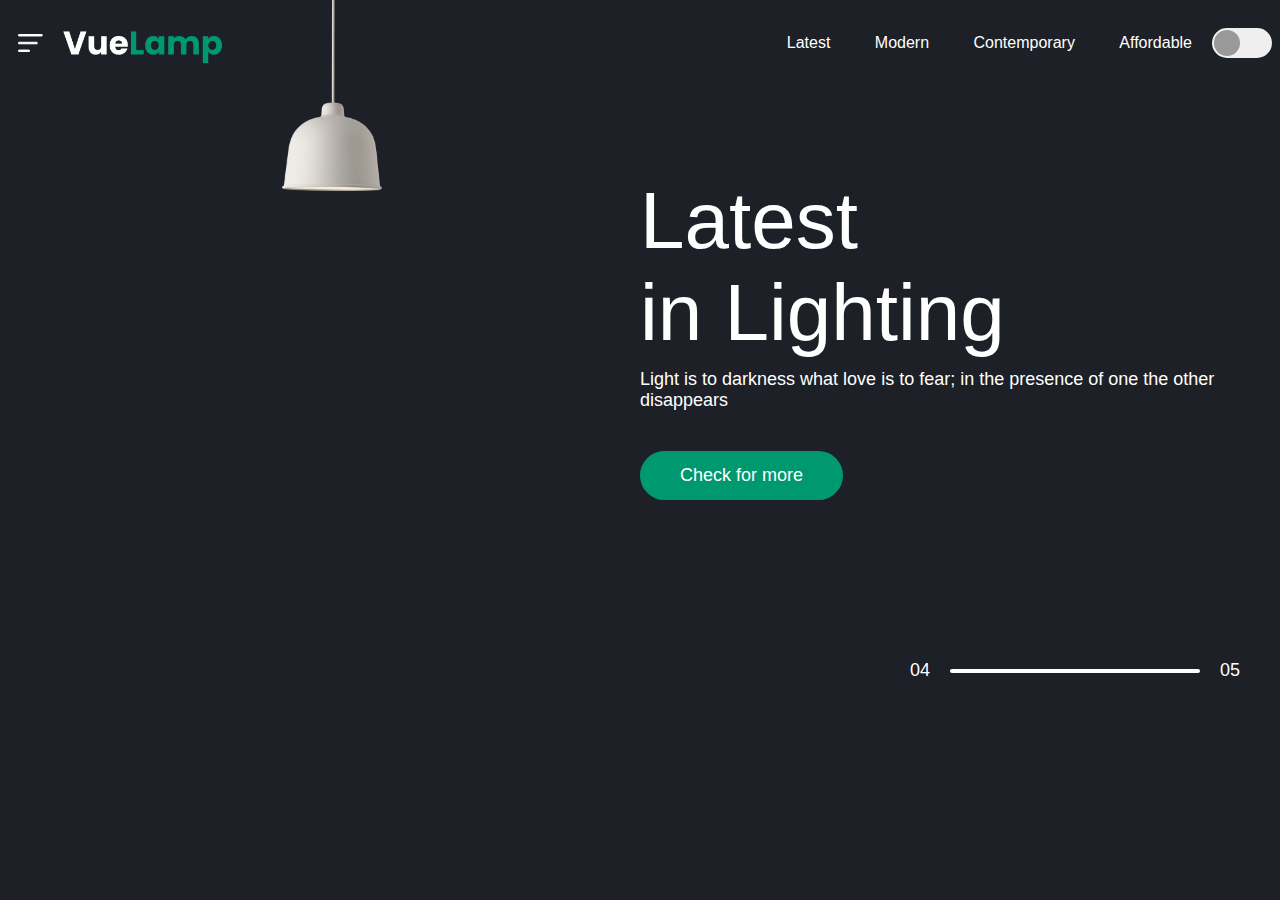
<file: HTML-12P/index.html>
<!DOCTYPE html>
<html lang="en">
<head>
    <meta charset="UTF-8">
    <meta http-equiv="X-UA-Compatible" content="IE=edge">
    <meta name="viewport" content="width=device-width, initial-scale=1.0">
    <link rel="stylesheet" href="style.css">
    <title>Document</title>
</head>
<body>
    <nav class="head">
        <img src="./menu.png" alt="menu" class="menu">
        <img src="./logo.png" alt="logo" class="logo">
        <ul>
            <li><a href="">Latest</a></li>
            <li><a href="">Modern</a></li>
            <li><a href="">Contemporary</a></li>
            <li><a href="">Affordable</a></li>
        </ul>
        <button class="button" onclick="toggleBtn()" id="btn"><span></span></button>
    </nav>


    <div class="left">
        <img src="./lamp.png" class="lamp">
        <img src="./light.png" class="light" id="light">
    </div>

    <div class="right">
        <h1>Latest <br> in Lighting</h1>
        <p>Light is to darkness what love is to fear; in the presence of one the other disappears</p>
        <a href="">Check for more</a>

        <div class="control">
            <p>04</p>
            <div class="line"><span></span></div>
            <p>05</p>
        </div>
    </div>
    <script>
        var btn = document.getElementById("btn");
        var light = document.getElementById("light");
        function toggleBtn(){
            btn.classList.toggle("active");
            light.classList.toggle("on");
        }
    </script>
</body>
</html>
</file>
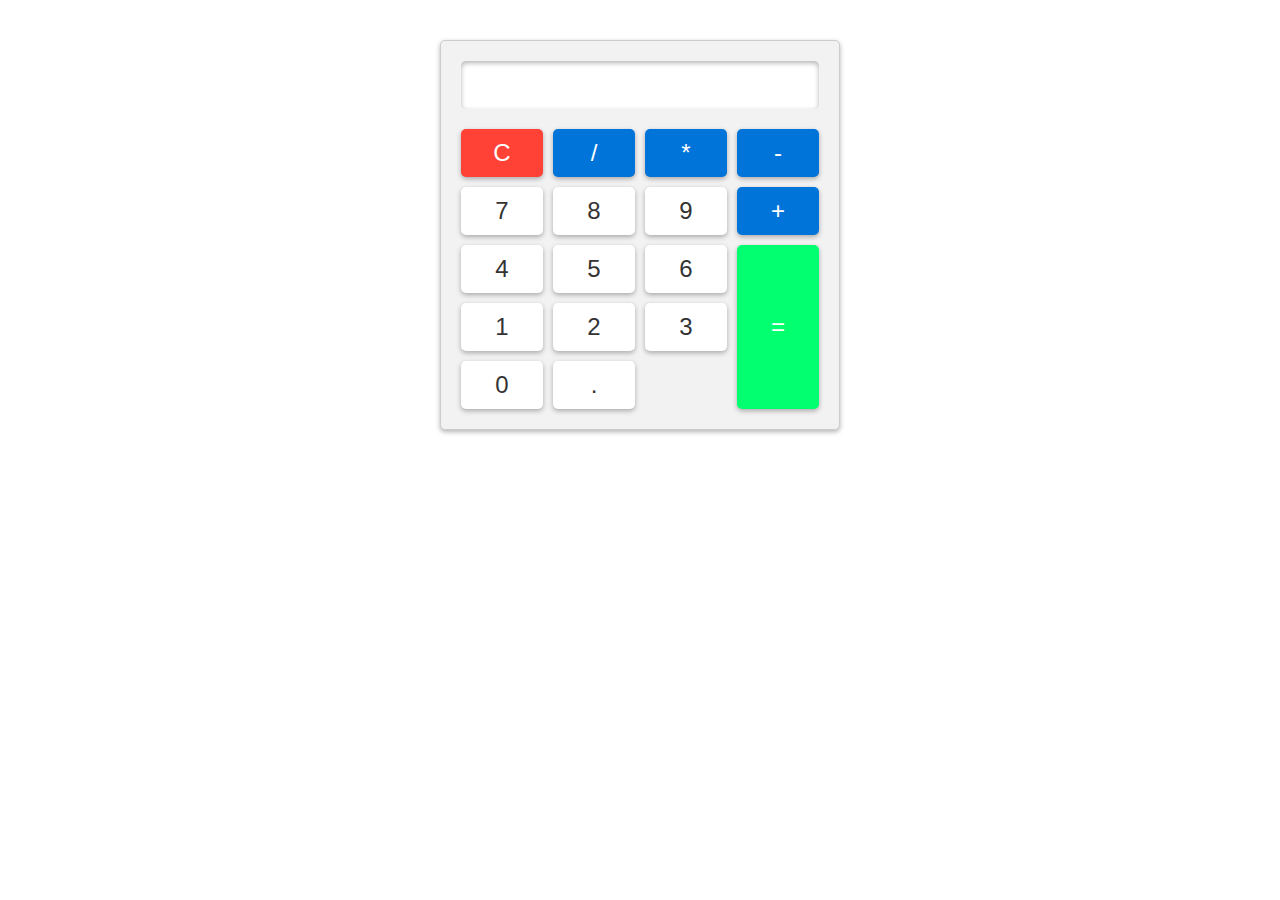
<file: project5/index.html>
<!DOCTYPE html>
<html lang="en">
<head>
    <meta charset="UTF-8">
    <meta http-equiv="X-UA-Compatible" content="IE=edge">
    <meta name="viewport" content="width=device-width, initial-scale=1.0">
    <title>Basic Calculator</title>
    <link rel="stylesheet" href="style.css">
</head>
<body>
    <div class="calculator">
        <input type="text" id="result" readonly>
        <div class="buttons">
            <button class="clear">C</button>
            <button class="operator">/</button>
            <button class="operator">*</button>
            <button class="operator">-</button>
            <button class="number">7</button>
            <button class="number">8</button>
            <button class="number">9</button>
            <button class="operator">+</button>
            <button class="number">4</button>
            <button class="number">5</button>
            <button class="number">6</button>
            <button class="equals">=</button>
            <button class="number">1</button>
            <button class="number">2</button>
            <button class="number">3</button>
            <button class="number">0</button>
            <button class="decimal">.</button>
        </div>
    </div>
    <script src="index.js"></script>
</body>
</html>
</file>
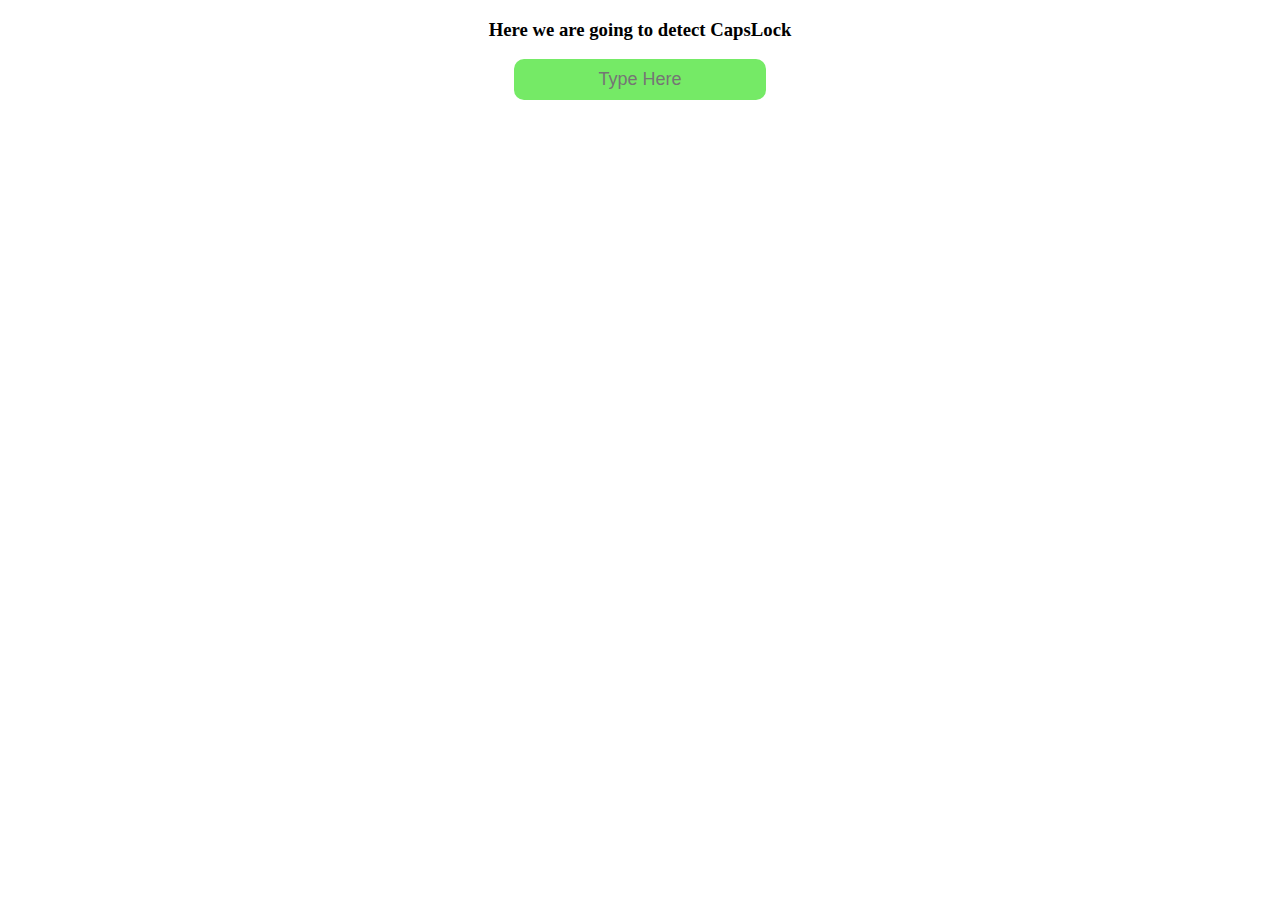
<file: capsLock.html>
<!DOCTYPE html>
<html lang="en">
<head>
    <meta charset="UTF-8">
    <meta http-equiv="X-UA-Compatible" content="IE=edge">
    <meta name="viewport" content="width=device-width, initial-scale=1.0">
    <title>Caps-Lock detector</title>
</head>
<style>
    body{
        text-align: center;
    }
    input{
        padding: 10px;
        font-size: large;
        background-color: rgb(117, 234, 102);
        color: red;
        border: none;
        border-radius: 10px;
        text-align: center;
    }
    input placeholder{
        color: red;
    }
    p{
        text-decoration: underline overline;
        display: none;
    }
</style>
<body>
    <h3>Here we are going to detect CapsLock</h3>
    <input id="input" type="text" placeholder="Type Here">
    <p id="caps">Caps Lock is ON.</p>

    <script>
        var input = document.getElementById("input");
        var caps = document.getElementById("caps");

        input.addEventListener("keyup", function(event){
            if(event.getModifierState("CapsLock")){
                caps.style.display='block';
            }
            else{
                caps.style.display='none'
            }
        })
    </script>
</body>
</html>
</file>
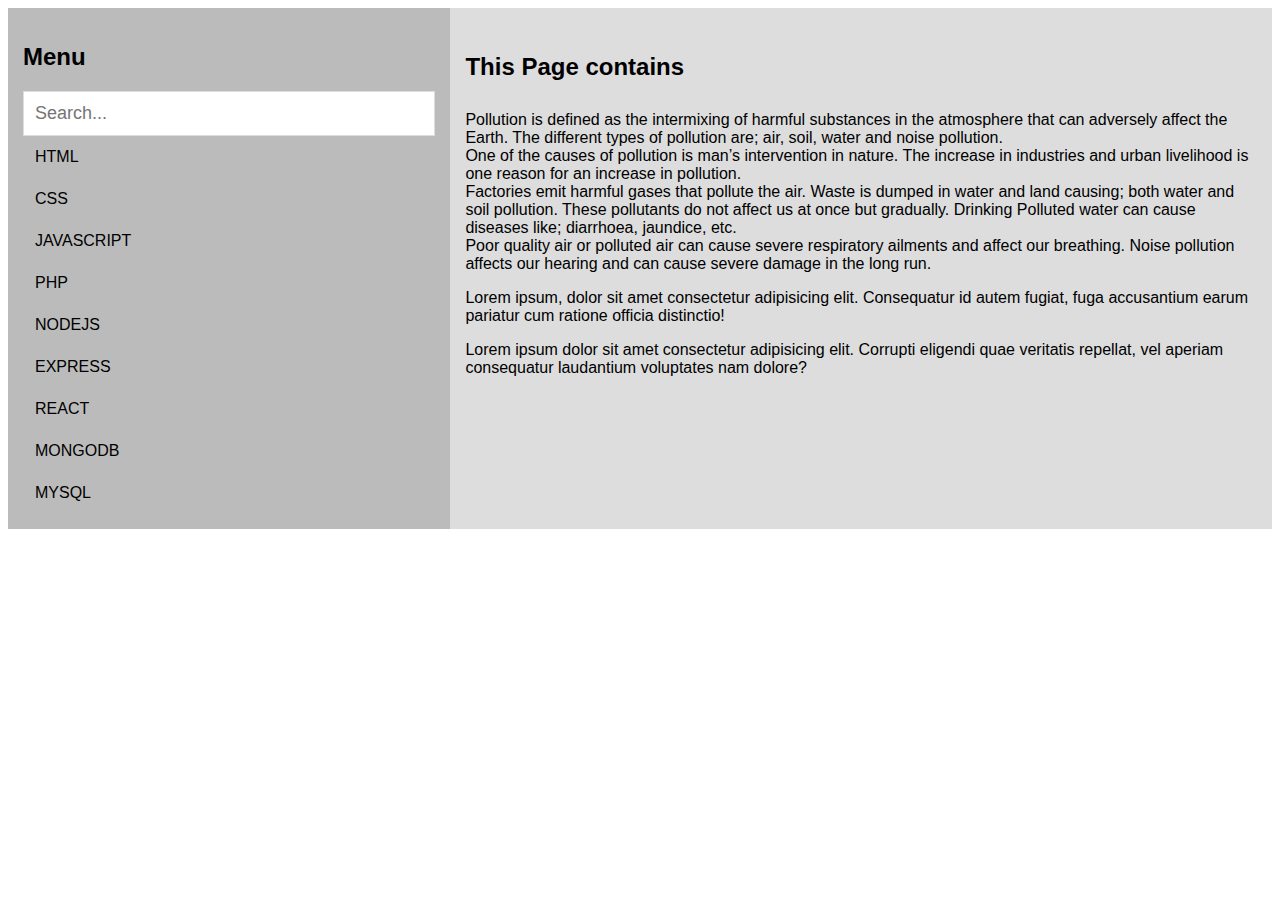
<file: menu.html>
<!DOCTYPE html>
<html lang="en">
<head>
    <meta charset="UTF-8">
    <meta http-equiv="X-UA-Compatible" content="IE=edge">
    <meta name="viewport" content="width=device-width, initial-scale=1.0">
    <title>Search Menu</title>
</head>
<style>
    body {
  font-family: Arial, Helvetica, sans-serif;
}

* {
  box-sizing: border-box;
}
#mySearch{
    width: 100%;
  font-size: 18px;
  padding: 11px;
  border: 1px solid #ddd;
}

.row{
    display: flex;
}
.left{
    flex: 35%;
    padding: 15px;
}
#myMenu{
    list-style: none;
    padding: 0;
    margin: 0;
}
#myMenu li a{
    text-decoration: none;
    padding: 12px;
    display: block;
    color: black;
}
#myMenu li a:hover {
  background-color: #eee;
}
.right{
    flex: 65%;
    padding: 15px;
}
.right h2{
    padding: 10px 0;
}
</style>
<body>
    <div class="row">
        <div class="left"  style="background-color:#bbb;">
            <h2>Menu</h2>
            <input type="text" id="mySearch" onkeyup="myFunction()" placeholder="Search...">
            <ul id="myMenu">
                <li><a href="#">HTML</a></li>
                <li><a href="#">CSS</a></li>
                <li><a href="#">JAVASCRIPT</a></li>
                <li><a href="#">PHP</a></li>
                <li><a href="#">NODEJS</a></li>
                <li><a href="#">EXPRESS</a></li>
                <li><a href="#">REACT</a></li>
                <li><a href="#">MONGODB</a></li>
                <li><a href="#">MYSQL</a></li>
            </ul>
        </div>
        <div class="right" style="background-color:#ddd;">
            <h2>This Page contains</h2>
            <p>Pollution is defined as the intermixing of harmful substances in the atmosphere that can adversely affect the Earth. The different types of pollution are; air, soil, water and noise pollution. <br> One of the causes of pollution is man’s intervention in nature. The increase in industries and urban livelihood is one reason for an increase in pollution. <br> Factories emit harmful gases that pollute the air. Waste is dumped in water and land causing; both water and soil pollution. These pollutants do not affect us at once but gradually. Drinking Polluted water can cause diseases like; diarrhoea, jaundice, etc. <br> Poor quality air or polluted air can cause severe respiratory ailments and affect our breathing. Noise pollution affects our hearing and can cause severe damage in the long run.</p>
            <p>Lorem ipsum, dolor sit amet consectetur adipisicing elit. Consequatur id autem fugiat, fuga accusantium earum pariatur cum ratione officia distinctio!</p>
            <p>Lorem ipsum dolor sit amet consectetur adipisicing elit. Corrupti eligendi quae veritatis repellat, vel aperiam consequatur laudantium voluptates nam dolore?</p>
        </div>
    </div>

    <script>
        function myFunction() {
           var input, filter, ul, li, a, i;
           input = document.getElementById("mySearch");
           filter = input.value.toUpperCase();
           ul = document.getElementById("myMenu");
           li = ul.getElementsByTagName("li");
           for (i = 0; i < li.length; i++) {
            a = li[i].getElementsByTagName("a")[0];
            if (a.innerHTML.toUpperCase().indexOf(filter) > -1) {
               li[i].style.display = "";
            } else {
               li[i].style.display = "none";
            }
          }
    }
    </script>
</body>
</html>
</file>
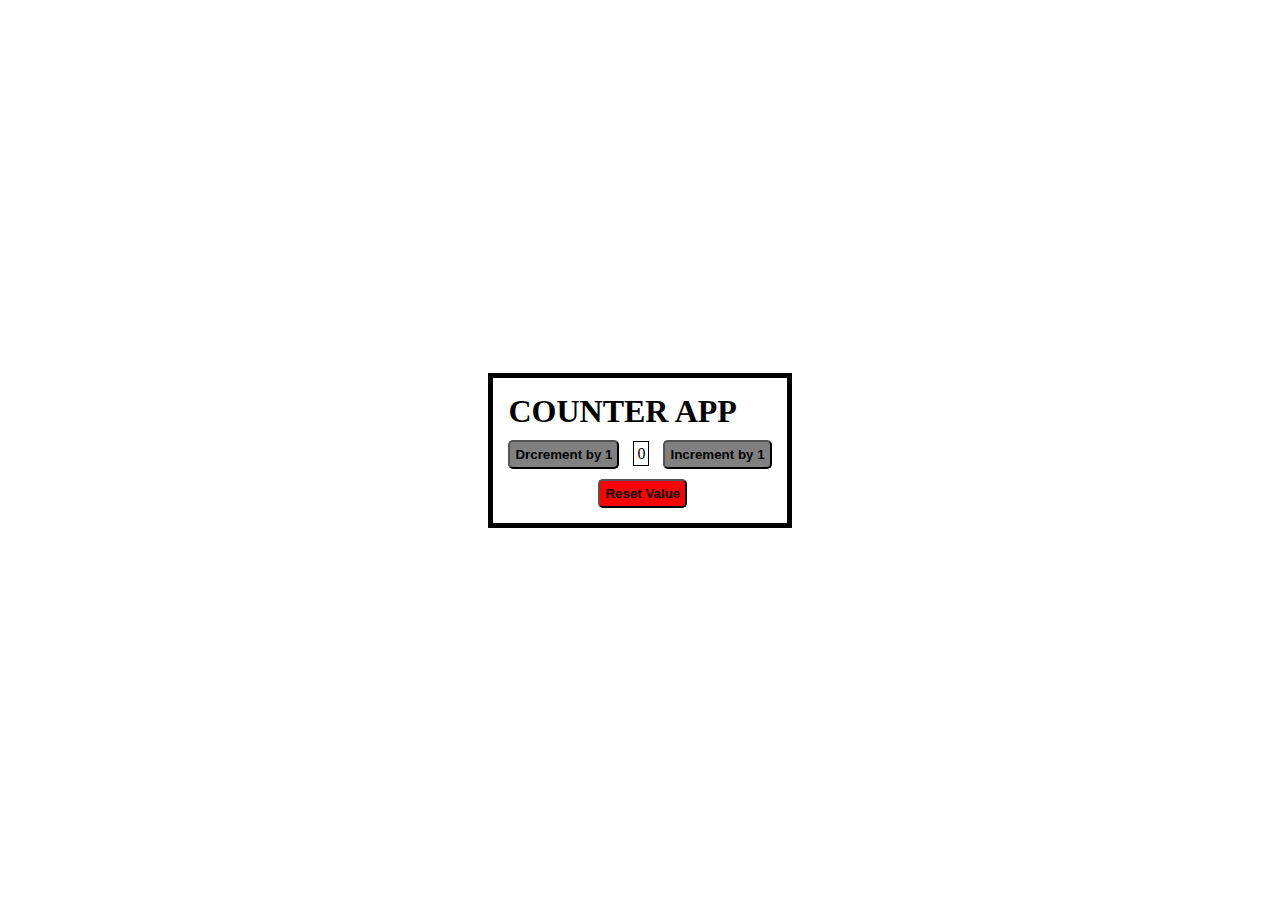
<file: project1/project1.html>
<!DOCTYPE html>
<html lang="en">
<head>
    <meta charset="UTF-8">
    <meta http-equiv="X-UA-Compatible" content="IE=edge">
    <meta name="viewport" content="width=device-width, initial-scale=1.0">
    <title>PROJECT-1</title>
    <link rel="stylesheet" href="style1.css">
</head>
<body>
    <div class="container">
        <h1>COUNTER APP</h1>

        <div>
            <button id="decrementbtn">Drcrement by 1</button>
            <span id="displayValue">0</span>
            <button id="incrementbtn">Increment by 1</button>
        </div>
        <button id="resetbtn">Reset Value</button>
    </div>
    <script src="style1.js"></script>
</body>
</html>
</file>
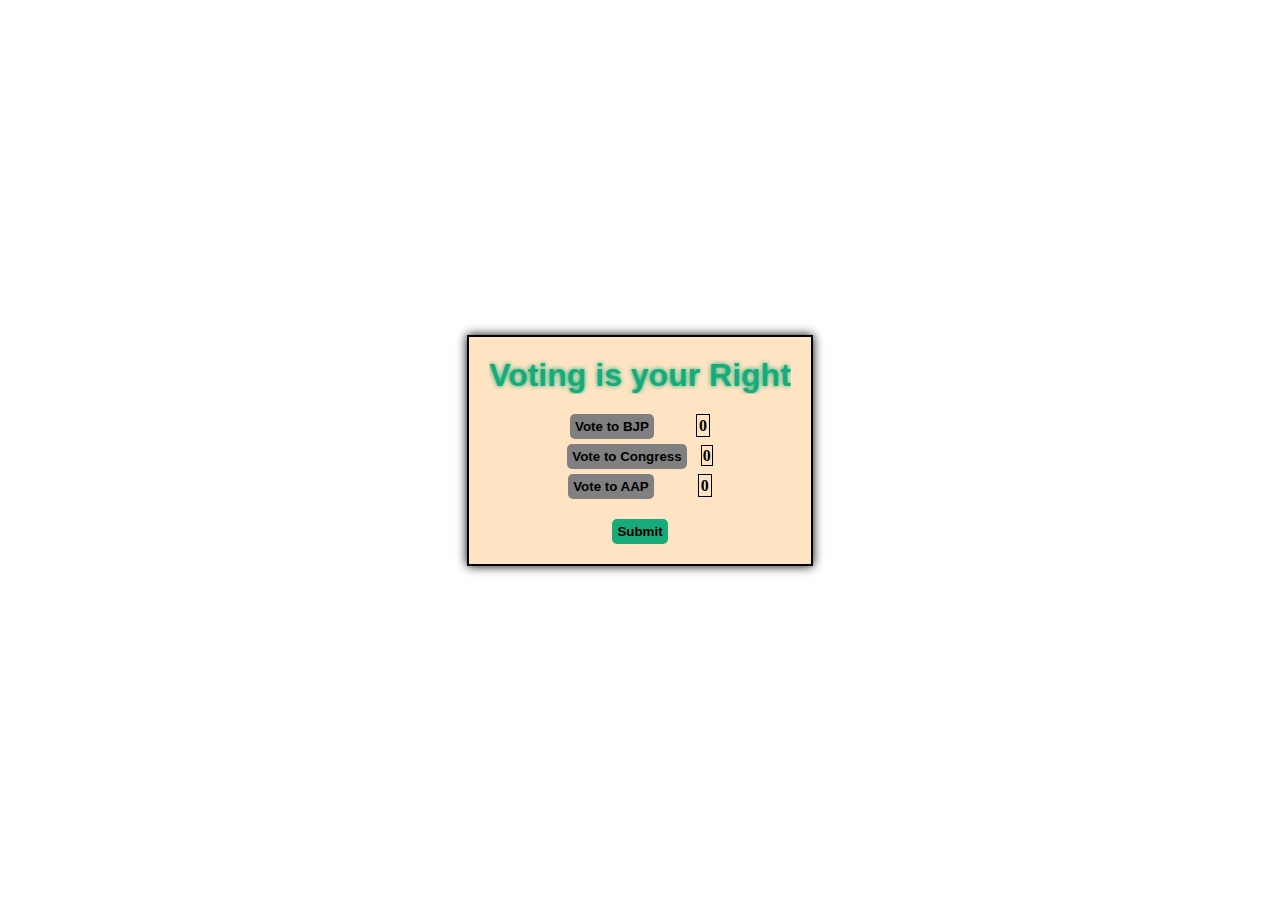
<file: project2/project2.html>
<!DOCTYPE html>
<html lang="en">
<head>
    <meta charset="UTF-8">
    <meta http-equiv="X-UA-Compatible" content="IE=edge">
    <meta name="viewport" content="width=device-width, initial-scale=1.0">
    <title>EVM</title>
    <link rel="stylesheet" href="style2.css">
</head>
<body>
    <div class="container">
        <h1>Voting is your Right</h1>

        <div>
            <button id="bjp">Vote to BJP</button>
            <span id="value">0</span>
        </div>

        <div>
            <button id="congress">Vote to Congress</button>
            <span id="value1">0</span>
        </div>

        <div>
            <button id="aap">Vote to AAP</button>
            <span id="value2">0</span>
        </div>
        <button class="submit">Submit</button>
        <p class="result"></p>
    </div>
    
    <script src="style2.js"></script>
</body>
</html>
</file>
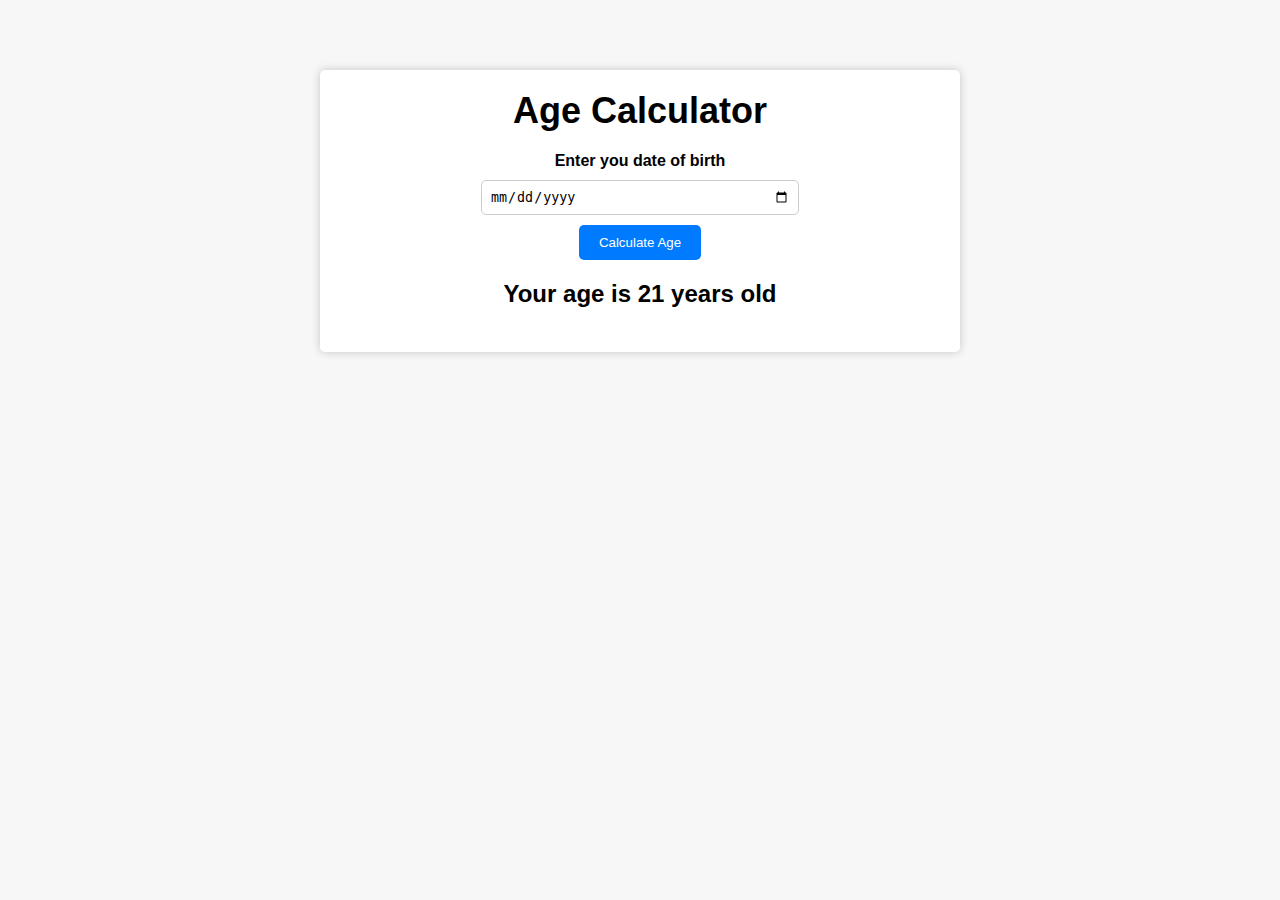
<file: project3/A.html>
<!DOCTYPE html>
<html lang="en">
<head>
    <meta charset="UTF-8">
    <meta http-equiv="X-UA-Compatible" content="IE=edge">
    <meta name="viewport" content="width=device-width, initial-scale=1.0">
    <title>Age Calculator</title>
    <link rel="stylesheet" href="A.css">
</head>
<body>
    <div class="container">
        <h1>Age Calculator</h1>
        <div class="form">
            <label for="birthday">Enter you date of birth</label>
            <input type="date" id="birthday" name="birthday">
            <button id="btn">Calculate Age</button>
            <p id="result">Your age is 21 years old</p>
        </div>
    </div>

    <script src="A.js"></script>
</body>
</html>
</file>
<file: HTML-12P/style.css>
*{
    margin: 0;
    padding: 0;
    font-family: 'poppins',sans-serif;
    box-sizing: border-box;
}

body{
    background-color: #1d2026;
    min-height: 100vh;
    width: 100%;
    color: #fff;
    position: relative;
}
nav{
    display: flex;
    
    align-items: center;
    padding: 20px 8px;
}
nav .menu{
    width: 25px;
    margin-right: 20px;
    margin-left: 10px;
    cursor: pointer;
}
nav .logo{
    width: 160px;
    cursor: pointer;
}
nav ul {
    flex: 1;
    text-align: right;
}
nav ul li{
    display: inline-block;
    list-style: none;
    margin: 0 20px;
}
nav ul li a {
    text-decoration: none;
    color: #fff;
}
nav ul li a:hover{
    text-transform: uppercase;
}
button{
    background-color: #efefef;
    height: 30px;
    width: 60px;
    border-radius: 20px;
    border: 0;
    outline: 0;
    cursor: pointer;
    transition:  0.5s;
}
button span{
    display: block;
    background: #999;
    height: 26px;
    width: 26px;
    border-radius: 50px;
    margin-left: 2px;
    transition:  0.5s , ;
}

.left{
    position: absolute;
    top: 0;
    left: 22%;
    width: 200px;
}
.lamp{
    width: 100px;
}
.light{
    position: absolute;
    top: 97%;
    left: -78%;
    width: 400px;
    opacity: 0;
    transition: opacity 0.5s;
}
.right{
    max-width: 600px;
    margin-top: 7%;
    margin-left: 50%;
}
.right h1{
    font-size: 80px;
    font-weight: 400;
}
.right p{
    font-size: large;
    margin: 10px 0px;
    font-family: 'Lucida Sans', 'Lucida Sans Regular', 'Lucida Grande', 'Lucida Sans Unicode', Geneva, Verdana, sans-serif;
}
.right a{
    text-decoration: none;
    background: #00986f;
    padding: 14px 40px;
    display: inline-block;
    color: #fff;
    font-size: 18px;
    margin-top: 30px;
    border-radius: 30px;
}

.control{
    display: flex;
    align-items: center;
    justify-content: flex-end;
    margin-top: 150px;
}
.control .line{
    width: 250px;
    height: 4px;
    background: #fff;
    margin: 0px 20px;
    border-radius: 2px;
}
.control .line span{
    width: 50%;
    height: 8px;
    margin-top: -2px;

    border-radius: 4px;
    background: #00986f;
}
.active{
    background: green;
}
.active span {
    background: white;
    margin-left: 31px;
}

.on{
    opacity: 1;
}
</file>
<file: project5/style.css>
* {
    box-sizing: border-box;
    margin: 0;
  }
  
  .calculator {
    background-color: #f2f2f2;
    padding: 20px;
    max-width: 400px;
    margin: 0 auto;
    border: solid 1px #ccc;
    box-shadow: 0 2px 5px rgba(0, 0, 0, 0.3);
    border-radius: 5px;
    margin-top: 40px;
  }
  
  #result{
      width: 100%;
      padding: 10px;
      font-size: 24px;
      border: none;
      box-shadow: 0 2px 5px rgba(0, 0, 0, 0.3) inset;
      border-radius: 5px;
  }
  
  .buttons{
      display: grid;
      grid-template-columns: repeat(4, 1fr);
      grid-gap: 10px;
      margin-top: 20px;
  }
  
  button{
      padding: 10px;
      font-size: 24px;
      border: none;
      box-shadow: 0 2px 5px rgba(0, 0, 0, 0.3);
      border-radius: 5px;
      cursor: pointer;
      transition: background-color 0.3s ease;
  
  }
  
  button:hover{
      background-color: #ddd;
  }
  
  .clear{
      background-color: #ff4136;
      color: #fff;
  }
  
  .number, .decimal{
      background-color: #fff;
      color: #333;
  
  }
  
  .operator{
      background-color: #0074d9;
      color: #fff;
  }
  
  .equals{
      background-color: #01ff70;
      grid-row: span 3;
      color: #fff;
  }
</file>
<file: project1/style1.css>
*{
    margin: 0;
    padding: 0;
    box-sizing: border-box;
    overflow: hidden;
}
body{
    height: 100vh;
    display: flex;
    align-items: center;
    justify-content: center;
}
.container{
    border: 5px solid black;
    padding: 15px;
}
.container div{
    margin-top: 10px;
    
}
#incrementbtn{
    padding: 5px;
    font-weight: 600;
    margin-left: 10px;
    background-color: #808080;
    border-radius: 5px;
}
#displayValue{
    border: 1px solid black;
    padding: 3px;
    font-weight: 500;
    
}
#decrementbtn{
    padding: 5px;
    font-weight: 600;
    margin-right: 10px;
    background-color: #808080;
    border-radius: 5px;
}
#resetbtn{
    margin-top: 10px;
    padding: 5px;
    font-weight: 600;
    background-color: red;
    border-radius: 5px;
    margin-left: 90px;
}
</file>
<file: project2/style2.css>
*{
    margin: 0;
    padding: 0;
    box-sizing: border-box;
    overflow: hidden;
}

body{
    height: 100vh;
    display: flex;
    flex-direction: column;
    align-items: center;
    justify-content: center;
    font-family: 'Times New Roman', Times, serif;
}
.container{
   text-align: center;
   border: 2px solid black;
   padding: 20px;
   box-shadow: 0 0 10px black;
   background-color:bisque;
}
.container h1{
    font-family: 'Gill Sans', 'Gill Sans MT', Calibri, 'Trebuchet MS', sans-serif;
    margin-bottom: 20px;
    color: rgb(23, 171, 122);
    text-shadow: 0 0 5px rgb(23, 171, 122);
}

#bjp{
    padding: 5px;
    font-weight: 600;
    margin-bottom: 5px;
    margin-right: 33px;
    background-color: #808080;
    border: none;
    border-radius: 5px;
}
.submit{
    background-color: rgb(23,171,122);
    padding: 5px;
    border: none;
    border-radius: 5px;
    font-weight: 600;
    margin-top: 15px;
}
.submit:hover{
    color: aliceblue;
}
#bjp:hover{
    color: aliceblue;
    background-color: black;
}
#congress{
    padding: 5px;
    font-weight: 600;
    margin-bottom: 5px;
    margin-right: 5px;
    background-color: #808080;
    border: none;
    border-radius: 5px;
}
#congress:hover{
    color: aliceblue;
    background-color: black;
}
#aap{
    padding: 5px;
    font-weight: 600;
    margin-bottom: 5px;
    margin-right: 35px;
    background-color: #808080;
    border: none;
    border-radius: 5px;
}
#aap:hover{
    color:aliceblue;
    background-color: black;
}
#value{
    border: 1px solid black;
    padding: 2px;
    margin-left: 5px;
    font-weight: 800;
}
#value1{
    border: 1px solid black;
    padding: 1px;
    margin-left: 5px;
    font-weight: 800;
}
#value2{
    border: 1px solid black;
    padding: 2px;
    margin-left: 5px;
    font-weight: 800;
}
</file>
<file: project3/A.css>
body {
    margin: 0;
    padding: 20px;
    font-family: "Montserrat", sans-serif;
    background-color: #f7f7f7;
  }
  
  .container {
    background-color: white;
    box-shadow: 0 0 10px rgba(0, 0, 0, 0.2);
    padding: 20px;
    max-width: 600px;
    margin: 0 auto;
    border-radius: 5px;
    margin-top: 50px;
  }
  
  h1 {
    font-size: 36px;
    text-align: center;
    margin-top: 0;
    margin-bottom: 20px;
  }
  
  .form {
    display: flex;
    flex-direction: column;
    align-items: center;
  }
  
  label {
    font-weight: bold;
    margin-bottom: 10px;
  }
  
  input {
    padding: 8px;
    border: 1px solid #ccc;
    border-radius: 5px;
    width: 100%;
    max-width: 300px;
  }
  
  button {
    background-color: #007bff;
    color: white;
    border: none;
    padding: 10px 20px;
    border-radius: 5px;
    margin-top: 10px;
    cursor: pointer;
    transition: background-color 0.3s ease;
  }
  
  button:hover {
    background-color: #0062cc;
  }
  
  #result {
    margin-top: 20px;
    font-size: 24px;
    font-weight: bold;
  }
</file>
